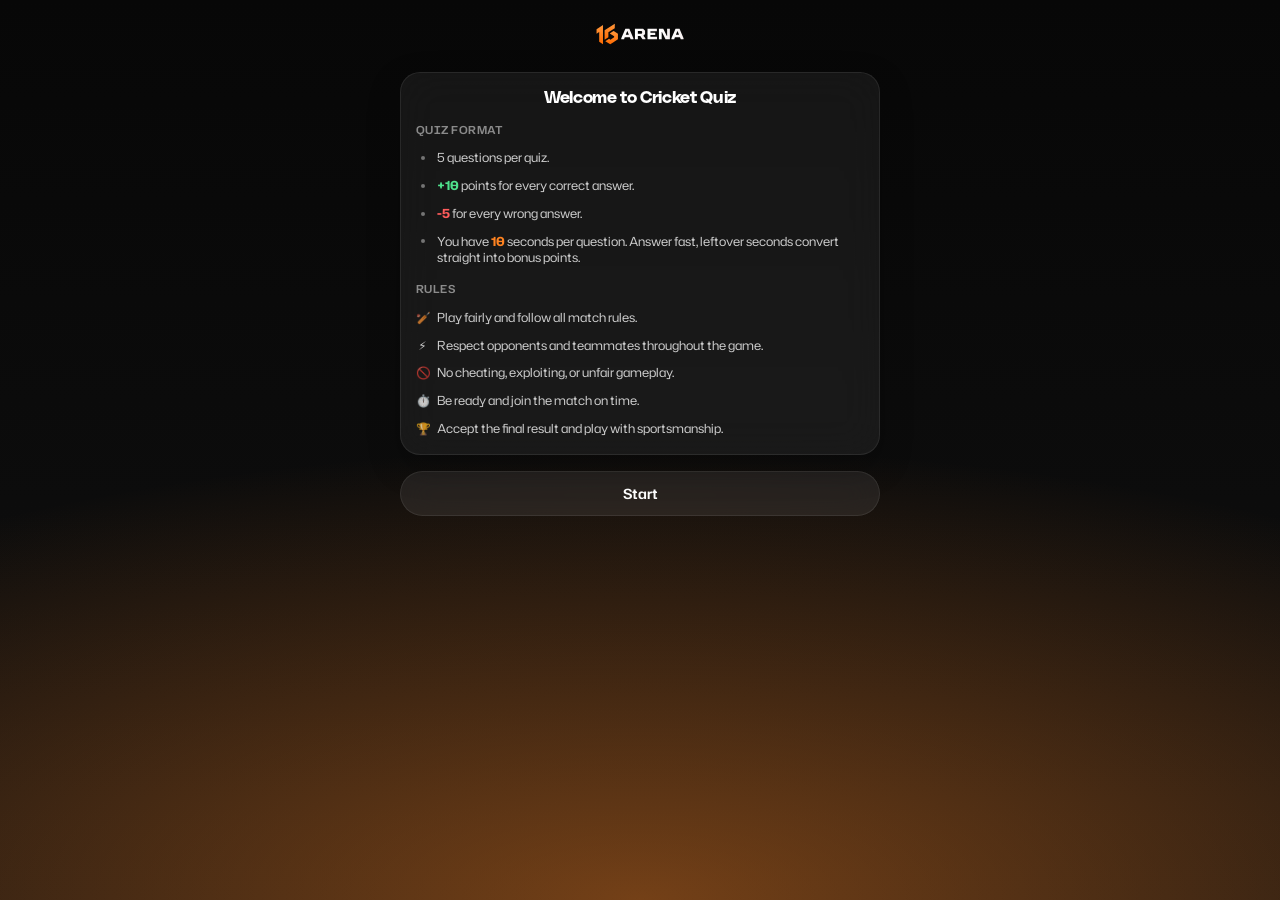
<file: index.html>
<!DOCTYPE html>
<html lang="en">
<head>
    <meta charset="UTF-8">
    <meta name="viewport" content="width=device-width, initial-scale=1.0, viewport-fit=cover">
    <meta name="theme-color" content="#070707">
    <meta http-equiv="Cache-Control" content="no-cache">
    <title>Quiz</title>
    <link rel="stylesheet" href="css/style.css?v=61">
</head>
<body class="intro-page stage-page">

    <div class="quiz-topbar">
        <img src="assets/img/logo.svg" alt="16Arena" class="brand-logo">
    </div>

    <div id="playReady" class="play-ready">
        <div class="question-stage">
            <div class="question-card intro-card ar-rise">
                <h2 id="playReadyTitle">Welcome to Quiz</h2>

                <div id="playReadyFormatBlock" class="play-ready-rules-block">
                    <span class="play-ready-heading">Quiz Format</span>
                    <ul id="playReadyScoring" class="play-ready-scoring"></ul>
                </div>

                <div id="playReadyRulesBlock" class="play-ready-rules-block">
                    <span class="play-ready-heading">Rules</span>
                    <ul id="playReadyRules" class="play-ready-rules"></ul>
                </div>
            </div>
        </div>
        <button type="button" id="playStartBtn" onclick="onPoolPlayStart()">Start</button>
    </div>

    <div id="startCountdownOverlay" class="modal-overlay countdown-overlay" aria-live="polite">
        <div class="countdown-card">
            <p id="startCountdownLabel" class="eyebrow" style="margin-bottom:10px;">Question 1 loading in</p>
            <div id="startCountdownNumber" class="countdown-number">5</div>
        </div>
    </div>

    <script src="js/audio.js"></script>
    <script src="js/questions.js"></script>
    <script src="js/intro.js"></script>

</body>
</html>
</file>
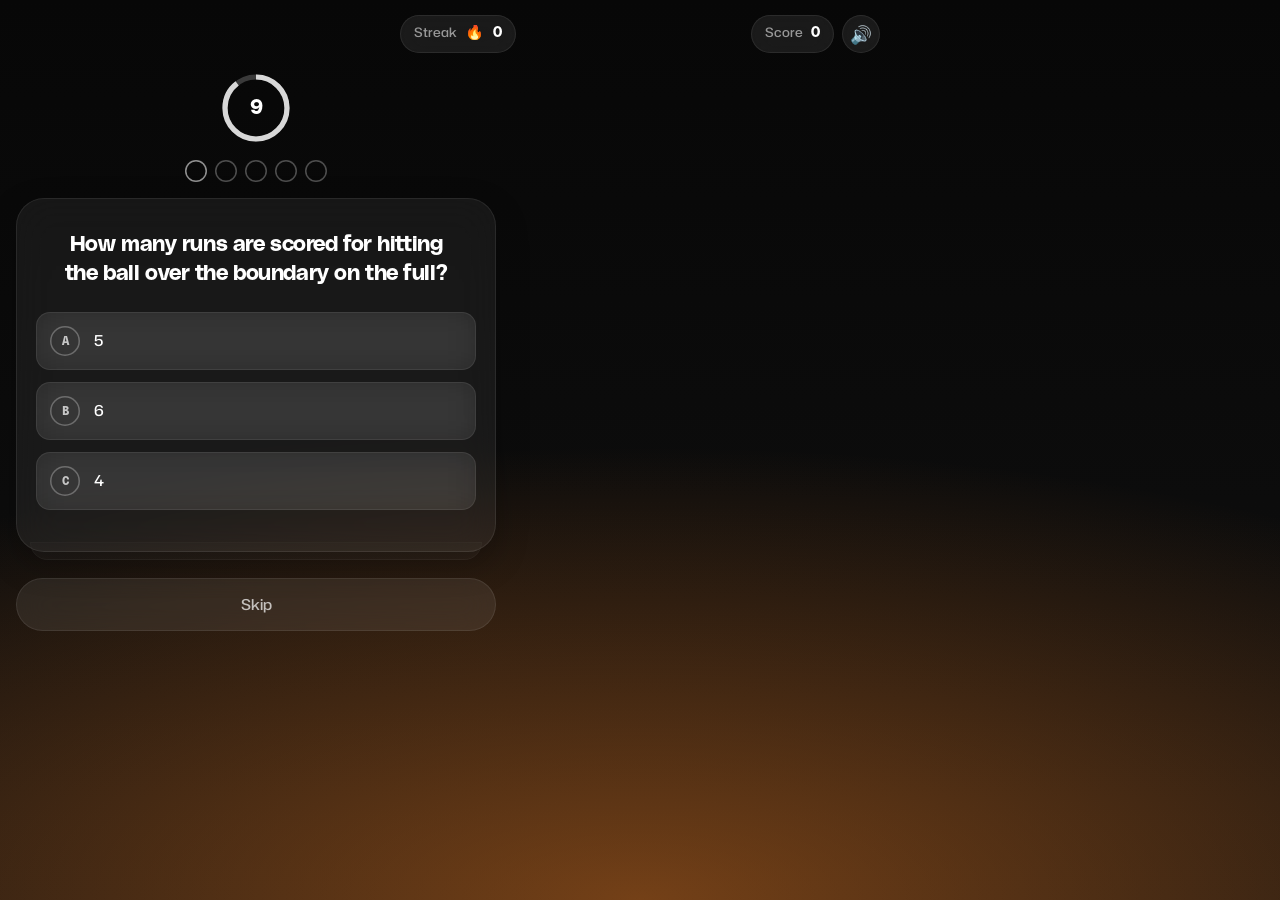
<file: quiz.html>
<!DOCTYPE html>
<html lang="en">
<head>
    <meta charset="UTF-8">
    <meta name="viewport" content="width=device-width, initial-scale=1.0, viewport-fit=cover">
    <meta name="theme-color" content="#070707">
    <meta http-equiv="Cache-Control" content="no-cache">
    <title>Quiz</title>
    <link rel="stylesheet" href="css/style.css?v=58">
</head>
<body class="quiz-page stage-page">

    <div class="quiz-topbar">
        <div class="quiz-score-chip streak-cell" id="streakCell" aria-live="polite">
            <span class="eyebrow">Streak</span>
            <span class="hud-value" id="streakValue">🔥 0</span>
        </div>

        <div class="topbar-actions">
            <div class="quiz-score-chip quiz-running-score" id="runningScore" aria-live="polite">
                <span class="eyebrow">Score</span>
                <span class="hud-value">0</span>
            </div>
            <button type="button" class="sound-toggle-btn" onclick="SoundEngine.toggleSound()" aria-label="Toggle Sound">🔊</button>
        </div>
    </div>

    <div class="quiz-timer-stack">
        <div class="timer-wrap" id="timerWrap">
            <svg class="timer-ring" viewBox="0 0 36 36" aria-hidden="true">
                <circle class="timer-ring-track" cx="18" cy="18" r="15.5" fill="none"></circle>
                <circle class="timer-ring-fill" id="timerFill" cx="18" cy="18" r="15.5" fill="none" pathLength="100"></circle>
            </svg>
            <p id="timer">&ndash;&ndash;</p>
        </div>
        <div id="progress" class="question-pips" role="img" aria-label="Question progress"></div>
    </div>

    <div class="question-stage">
        <div id="streakPopBanner" class="streak-pop-banner"></div>
        <div class="question-card" id="questionCard">
            <h3 id="question"></h3>

            <div class="option-stack">
                <button type="button" id="option1"></button>
                <button type="button" id="option2"></button>
                <button type="button" id="option3"></button>
                <button type="button" id="option4"></button>
            </div>
        </div>
    </div>

    <button type="button" id="skipBtn">Skip</button>

    <p id="status" class="quiz-status" style="display:none;"></p>

    <div id="feedbackBanner" class="quiz-feedback-banner" role="status" aria-live="polite"></div>

    <div id="nextCountdownOverlay" class="modal-overlay countdown-overlay" aria-live="polite">
        <div class="countdown-card">
            <p id="nextCountdownLabel" class="eyebrow" style="margin-bottom:10px;">Next question loading in</p>
            <div id="nextCountdownNumber" class="countdown-number">5</div>
        </div>
    </div>

    <script src="js/audio.js"></script>
    <script src="js/questions.js"></script>
    <script src="js/quiz.js"></script>

</body>
</html>
</file>
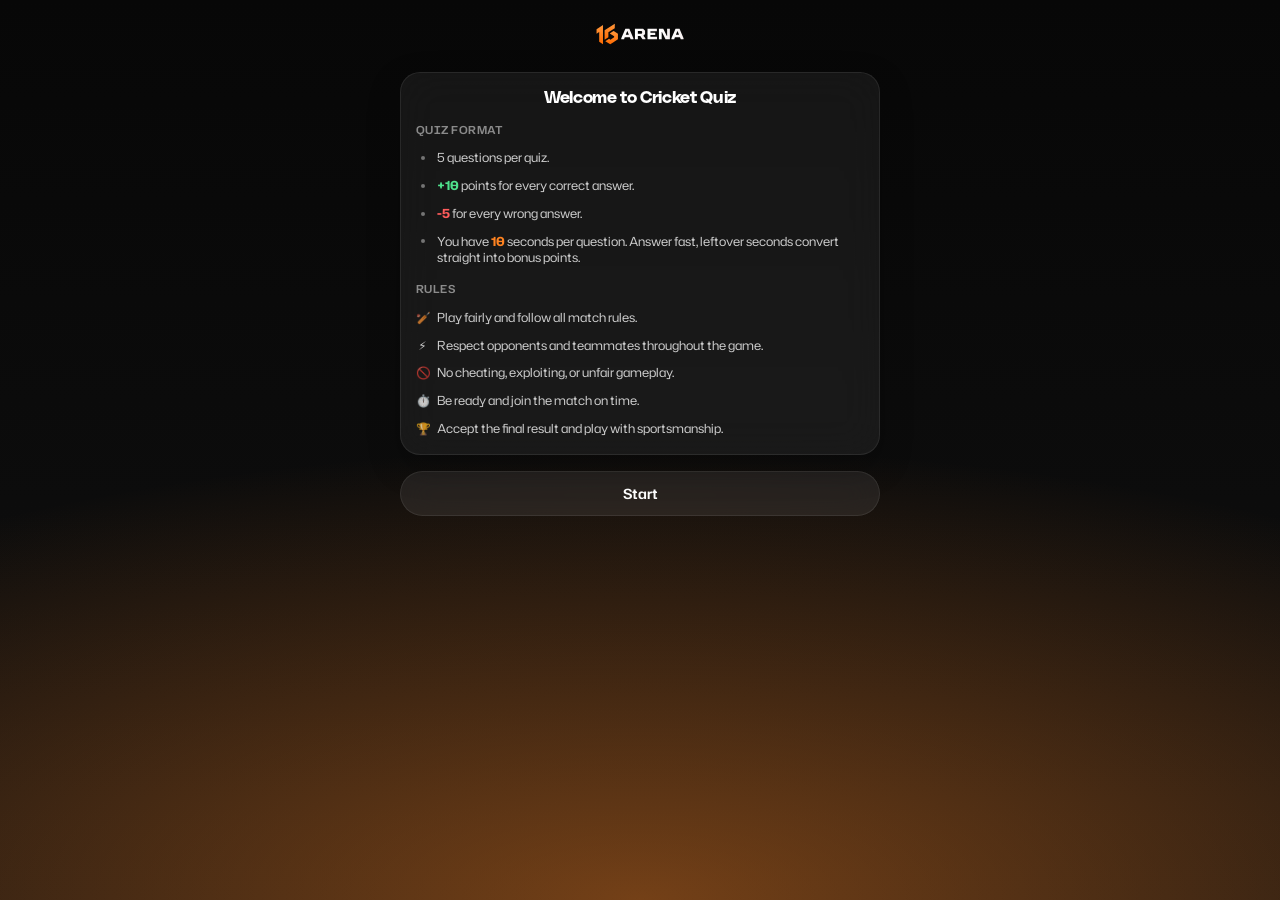
<file: result.html>
<!DOCTYPE html>
<html lang="en">
<head>
    <meta charset="UTF-8">
    <meta name="viewport" content="width=device-width, initial-scale=1.0, viewport-fit=cover">
    <meta name="theme-color" content="#070707">
    <meta http-equiv="Cache-Control" content="no-cache">
    <title>Result</title>
    <link rel="stylesheet" href="css/style.css?v=60">
</head>
<body class="result-page stage-page">

    <div class="quiz-topbar">
        <img src="assets/img/logo.svg" alt="16Arena" class="brand-logo">
    </div>

    <div class="question-stage">
        <div class="question-card result-hero ar-rise">
            <h2 id="gameOverTitle">Quiz Completed</h2>
            <span class="eyebrow" id="scoreLabel">Your Score</span>
            <h3 id="score">0</h3>
        </div>
    </div>

    <div class="stat-grid result-stats ar-rise">
        <div class="hud-cell" id="correct">
            <span class="eyebrow">Correct</span>
            <span class="hud-value">0</span>
        </div>
        <div class="hud-cell" id="wrong">
            <span class="eyebrow">Wrong</span>
            <span class="hud-value">0</span>
        </div>
        <div class="hud-cell" id="skipped">
            <span class="eyebrow">Skipped</span>
            <span class="hud-value">0</span>
        </div>
        <div class="hud-cell" id="maxStreak">
            <span class="eyebrow">Max Streak</span>
            <span class="hud-value">🔥 0</span>
        </div>
        <div class="hud-cell" id="bonus">
            <span class="eyebrow">Speed bonus</span>
            <span class="hud-value">0</span>
        </div>
        <div class="hud-cell" id="duration">
            <span class="eyebrow">Time taken</span>
            <span class="hud-value">0s</span>
        </div>
    </div>

    <button type="button" id="backBtn" onclick="goBack()">Play again</button>

    <script src="js/audio.js"></script>
    <script src="js/result.js"></script>

</body>
</html>
</file>
<file: css/style.css>
/* ============================================================
   16ARENA QUIZ — Broadcast HUD
   Tactical esports identity carried over from 16arena-shop:
   rounded surfaces, telemetry mono, flame + coin-gold on
   carbon. Single-hue: every accent is in the orange family.
   Phone-first: this runs inside a Flutter InAppWebView.
   ============================================================ */

/* ---------- 1. Type ---------- */

@font-face {
    font-family: "Hubot Sans";
    src: url("../assets/fonts/HubotSans-Variable.woff2") format("woff2-variations");
    font-weight: 200 900;
    font-stretch: 75% 125%;
    font-display: swap;
}

@font-face {
    font-family: "PolySans";
    src: url("../assets/fonts/PolySans-neutral.woff2") format("woff2");
    font-weight: 400;
    font-display: swap;
}

@font-face {
    font-family: "PolySans";
    src: url("../assets/fonts/PolySans-median.woff2") format("woff2");
    font-weight: 500 600;
    font-display: swap;
}

@font-face {
    font-family: "PolySans";
    src: url("../assets/fonts/PolySans-bulky.woff2") format("woff2");
    font-weight: 700 900;
    font-display: swap;
}

@font-face {
    font-family: "PolySans Mono";
    src: url("../assets/fonts/PolySans-neutralmono.woff2") format("woff2");
    font-weight: 400;
    font-display: swap;
}

@font-face {
    font-family: "PolySans Mono";
    src: url("../assets/fonts/PolySans-medianmono.woff2") format("woff2");
    font-weight: 500 600;
    font-display: swap;
}

@font-face {
    font-family: "PolySans Mono";
    src: url("../assets/fonts/PolySans-bulkymono.woff2") format("woff2");
    font-weight: 700 900;
    font-display: swap;
}

/* ---------- 2. Tokens ---------- */

:root {
    --void: #0c0c0c;
    --carbon: #141414;
    --carbon-2: #1a1a1a;
    --surface: #1e1e1e;
    --line: rgba(255, 255, 255, 0.08);
    --line-2: rgba(255, 255, 255, 0.14);

    --flame: #fe8321;
    --flame-lit: #ff973c;
    --flame-deep: #ff4400;
    --coin: #ffc24d;
    --coin-deep: #e08a12;
    --win: #4fe08c;
    --danger: #ff5c5c;

    --ink: #f5f5f7;
    --muted: #8c8c96;
    --faint: #56565f;

    /* Brand button gradient — identical in 16arena-shop (SlantedButton)
       and the Flutter app (ParallelogramButton). */
    --btn-top: #ff973c;
    --btn-bottom: #ff6a00;
    --btn-top-hover: #ffa04a;
    --btn-bottom-hover: #ff7510;

    --r-sm: 6.64px;   /* SlantedButton radius */
    --r: 10px;        /* shop --radius */
    --r-lg: 14px;

    --font-body: "Hubot Sans", system-ui, -apple-system, "Segoe UI", sans-serif;
    --font-display: "PolySans", "Hubot Sans", system-ui, sans-serif;
    --font-data: "PolySans Mono", ui-monospace, "SFMono-Regular", Menlo, monospace;


}

/* ---------- 3. Base ---------- */

*, *::before, *::after { box-sizing: border-box; }

html {
    scrollbar-width: none;
    -webkit-text-size-adjust: 100%;
    background: #0c0c0c;
}

html::-webkit-scrollbar { display: none; }

body {
    margin: 0;
    min-height: 100dvh;
    padding:
        max(18px, env(safe-area-inset-top))
        max(16px, env(safe-area-inset-right))
        max(20px, env(safe-area-inset-bottom))
        max(16px, env(safe-area-inset-left));
    font-family: var(--font-body);
    font-size: 15px;
    line-height: 1.5;
    color: var(--ink);
    background: var(--void);
    overflow-x: clip;
    -webkit-font-smoothing: antialiased;
}

/* Plain ground with a single soft flame wash at the top — no grid, no
   second hue. Everything accent in this theme is orange. */
body::before {
    content: "";
    position: fixed;
    inset: 0;
    z-index: -1;
    pointer-events: none;
    background-image:
        radial-gradient(120% 60% at 50% -14%, rgba(254, 131, 33, 0.13), transparent 68%);
}

/* Every page is a single centred column — phone-native, fine on desktop. */
body > * { max-width: 480px; margin-left: auto; margin-right: auto; }

h1, h2, h3, h4 {
    font-family: var(--font-display);
    font-weight: 700;
    letter-spacing: -0.02em;
    line-height: 1.12;
    margin: 0;
}

h2 { font-size: 1.6rem; }
h3 { font-size: 1.25rem; }

p { margin: 0; }

a { color: var(--flame-lit); }

::selection { background: rgba(254, 131, 33, 0.32); }

:where(a, button, input, [role="button"], [tabindex]):focus-visible {
    outline: 2px solid var(--coin);
    outline-offset: 2px;
}

/* ---------- 4. Primitives ---------- */

.eyebrow {
    font-family: var(--font-data);
    font-size: 10px;
    font-weight: 600;
    letter-spacing: 0.2em;
    text-transform: uppercase;
    color: var(--muted);
}

.data {
    font-family: var(--font-data);
    font-variant-numeric: tabular-nums;
    letter-spacing: 0.01em;
}

.muted { color: var(--muted); }
.faint { color: var(--faint); }

.row {
    display: flex;
    align-items: center;
    gap: 12px;
}

/* inset box-shadow draws the hairline without adding to the box size. */
.panel {
    position: relative;
    background: var(--carbon);
    border-radius: var(--r-lg);
    box-shadow: inset 0 0 0 1px var(--line-2);
    padding: 16px;
}

.panel-flat {
    background: var(--carbon-2);
    border-radius: var(--r);
    box-shadow: inset 0 0 0 1px var(--line);
}

/* ---------- 5. Buttons ---------- */

button {
    font-family: var(--font-body);
    font-size: 15px;
    font-weight: 700;
    color: var(--ink);
    background: var(--surface);
    border: 0;
    padding: 14px 20px;
    width: 100%;
    cursor: pointer;
    border-radius: var(--r);
    box-shadow: inset 0 0 0 1px var(--line-2);
    transition: transform 0.15s ease, background 0.15s ease, box-shadow 0.18s ease;
    -webkit-tap-highlight-color: transparent;
    touch-action: manipulation;
}

button:active:not(:disabled) { transform: scale(0.98); }

button:disabled {
    opacity: 0.5;
    cursor: not-allowed;
}

/* Primary CTA — the shop's SlantedButton: 8.6deg skew, 6.64px radius,
   #FF973C -> #FF6A00 top-to-bottom, white extrabold, 0 4px 6px shadow. */
button.primary,
#playStartBtn,
#modalOkBtn,
#backBtn {
    position: relative;
    isolation: isolate;
    color: #fff;
    font-weight: 800;
    font-size: 15px;
    letter-spacing: 0.02em;
    padding: 15px 24px;
    background: transparent;
    border-radius: 0;
    box-shadow: none;
}

/* The reference skews the whole button and counter-skews the label to keep
   it upright. Skewing a background layer instead lands the same shape while
   leaving JS-written labels alone — several of these get their text from
   innerText, so there is no span to counter-skew. The 4px side inset offsets
   the skew overhang so the shape still reads flush with the column. */
button.primary::before,
#playStartBtn::before,
#modalOkBtn::before,
#backBtn::before {
    content: "";
    position: absolute;
    inset: 0 4px;
    z-index: -1;
    transform: skewX(-8.6deg);
    border-radius: var(--r-sm);
    background: linear-gradient(180deg, var(--btn-top) 0%, var(--btn-bottom) 100%);
    box-shadow: 0 4px 6px rgba(0, 0, 0, 0.2);
    transition: background 0.15s ease;
}

button.primary:hover:not(:disabled)::before,
#playStartBtn:hover:not(:disabled)::before,
#modalOkBtn:hover:not(:disabled)::before,
#backBtn:hover:not(:disabled)::before {
    background: linear-gradient(180deg, var(--btn-top-hover) 0%, var(--btn-bottom-hover) 100%);
}

button.secondary {
    background: transparent;
    color: var(--muted);
    box-shadow: inset 0 0 0 1px var(--line-2);
    font-weight: 700;
}

button.secondary:hover:not(:disabled) {
    color: var(--ink);
    box-shadow: inset 0 0 0 1px var(--flame);
}

button.danger {
    background: rgba(255, 92, 92, 0.12);
    color: var(--danger);
    box-shadow: inset 0 0 0 1px rgba(255, 92, 92, 0.4);
}

/* Compact icon/exit button — square, sits in the HUD bar. */
button.icon-btn {
    width: 38px;
    height: 38px;
    flex: 0 0 auto;
    padding: 0;
    font-size: 17px;
    line-height: 1;
    color: var(--muted);
    background: var(--carbon-2);
    display: grid;
    place-items: center;
    border-radius: var(--r);
}

button.icon-btn:hover:not(:disabled) {
    color: var(--danger);
    box-shadow: inset 0 0 0 1px rgba(255, 92, 92, 0.45);
}

/* ---------- 6. Brand marks ---------- */

.brand {
    display: flex;
    align-items: center;
    gap: 10px;
    margin-bottom: 22px;
}

.brand-logo {
    height: 40px;
    width: auto;
    flex: 0 0 auto;
}

.brand-tag {
    font-family: var(--font-data);
    font-size: 10px;
    font-weight: 700;
    letter-spacing: 0.22em;
    text-transform: uppercase;
    color: var(--flame);
    padding: 4px 9px;
    background: rgba(254, 131, 33, 0.1);
    box-shadow: inset 0 0 0 1px rgba(254, 131, 33, 0.32);
    border-radius: var(--r);
}

/* "LIVE" pip. */
.live-pip {
    display: inline-flex;
    align-items: center;
    gap: 6px;
}

.live-pip::before {
    content: "";
    width: 7px;
    height: 7px;
    border-radius: 50%;
    background: var(--flame);
    box-shadow: 0 0 10px rgba(254, 131, 33, 0.9);
    animation: ar-pulse 2.4s ease-in-out infinite;
}

@keyframes ar-pulse {
    0%, 100% { opacity: 0.4; }
    50%      { opacity: 1; }
}

/* ---------- 7. Quiz HUD ---------- */

.quiz-topbar {
    display: flex;
    align-items: center;
    justify-content: space-between;
    position: relative;
    min-height: 44px;
    margin-bottom: 16px;
    gap: 10px;
}

.quiz-score-chip {
    display: flex;
    align-items: center;
    gap: 7px;
    background: var(--carbon);
    border-radius: var(--r);
    box-shadow: inset 0 0 0 1px var(--line-2);
    padding: 7px 12px;
    font-size: 13px;
    min-height: 38px;
}

.quiz-score-chip .eyebrow {
    margin-bottom: 0;
    font-size: 10px;
    color: var(--muted);
    text-transform: uppercase;
    letter-spacing: 0.08em;
}

.quiz-score-chip .hud-value {
    font-family: var(--font-data);
    font-size: 14px;
    font-weight: 700;
    line-height: 1;
}

/* Telemetry strip: question counter left, live score right. */
.hud-strip {
    display: flex;
    align-items: stretch;
    gap: 10px;
    margin-bottom: 12px;
}

.hud-cell {
    flex: 1;
    background: var(--carbon);
    border-radius: var(--r);
    box-shadow: inset 0 0 0 1px var(--line);
    padding: 9px 13px;
    min-width: 0;
}

.hud-strip .hud-cell {
    text-align: center;
}

.hud-cell .eyebrow { display: block; margin-bottom: 3px; }

.hud-value {
    display: block;
    font-family: var(--font-data);
    font-variant-numeric: tabular-nums;
    font-size: 1.05rem;
    font-weight: 700;
    color: var(--ink);
    line-height: 1.2;
    overflow: hidden;
    text-overflow: ellipsis;
    white-space: nowrap;
}

.span-2 { grid-column: 1 / -1; }

/* Wide tiles carry prose, so they are allowed to wrap. */
.hud-cell.span-2 .hud-value {
    white-space: normal;
    font-size: 0.88rem;
    line-height: 1.35;
}

.quiz-running-score .hud-value { color: var(--coin); }
.quiz-running-score.score-pop .hud-value { animation: score-pop 0.45s cubic-bezier(0.2, 0.7, 0.2, 1); }

@keyframes score-pop {
    0%   { transform: scale(1.25); color: var(--win); }
    100% { transform: scale(1); }
}

/* Timer: circular remaining-time ring. */
.timer-wrap {
    position: relative;
    width: 54px;
    height: 54px;
    margin: 0 auto 16px;
    flex: 0 0 auto;
}

.timer-ring {
    display: block;
    width: 54px;
    height: 54px;
    transform: rotate(-90deg);
}

.timer-ring-track,
.timer-ring-fill {
    stroke-width: 3.6;
}

.timer-ring-track {
    stroke: #3a3a3a;
}

.timer-ring-fill {
    stroke: #e6e6e6;
    stroke-dasharray: 100;
    stroke-dashoffset: 0;
    transition: stroke-dashoffset 0.98s linear, stroke 0.4s ease;
}

.timer-head { display: none; }

#timer {
    position: absolute;
    inset: 0;
    display: grid;
    place-items: center;
    margin: 0;
    font-family: var(--font-data);
    font-variant-numeric: tabular-nums;
    font-size: 1.05rem;
    font-weight: 700;
    line-height: 1;
    color: var(--ink);
}

.timer-track,
.timer-fill { display: none; }

.timer-wrap.critical .timer-ring-fill {
    stroke: #e10600;
}

.timer-wrap.critical #timer { color: #e10600; }

/* Question-count progress under the topbar. */
.progress-track {
    height: 3px;
    background: var(--carbon-2);
    margin-bottom: 14px;
    overflow: hidden;
}

.progress-fill {
    height: 100%;
    width: 0;
    background: linear-gradient(90deg, var(--flame), var(--coin));
    transition: width 0.5s cubic-bezier(0.2, 0.7, 0.2, 1);
}

/* ---------- 8. Question ---------- */

.quiz-media {
    margin: 0 0 14px;
    max-width: 100%;
}

.quiz-media-image,
.quiz-media-video {
    display: block;
    width: 100%;
    max-height: 220px;
    object-fit: contain;
    background: var(--void);
    border-radius: var(--r);
    box-shadow: inset 0 0 0 1px var(--line-2);
}

.quiz-media-audio { display: block; width: 100%; }

.quiz-media-audio::-webkit-media-controls-overflow-button,
.quiz-media-video::-webkit-media-controls-overflow-button { display: none !important; }

#question {
    font-family: var(--font-display);
    font-size: 1.32rem;
    font-weight: 700;
    line-height: 1.28;
    letter-spacing: -0.015em;
    margin: 0 0 18px;
    text-wrap: balance;
}

/* Option rows. The A/B/C badge is drawn with ::before so quiz.js can keep
   writing the label with innerText without clobbering it. */
#option1, #option2, #option3, #option4 {
    position: relative;
    display: flex;
    align-items: center;
    text-align: left;
    justify-content: flex-start;
    gap: 14px;
    padding: 15px 16px 15px 15px;
    margin-bottom: 10px;
    font-weight: 600;
    font-size: 15px;
    background: var(--carbon);
    line-height: 1.35;
    border-radius: var(--r);
    max-height: 120px;
    opacity: 1;
    overflow: hidden;
    transition: transform 0.35s ease, opacity 0.35s ease, max-height 0.4s cubic-bezier(0.2, 0.8, 0.2, 1), padding 0.35s ease, margin 0.35s ease, background 0.18s ease, box-shadow 0.18s ease;
}

#option1::before, #option2::before, #option3::before, #option4::before {
    flex: 0 0 auto;
    display: grid;
    place-items: center;
    width: 30px;
    height: 30px;
    border-radius: 50%;
    font-family: var(--font-data);
    font-size: 12px;
    font-weight: 700;
    color: var(--flame);
    background: rgba(254, 131, 33, 0.12);
    box-shadow: inset 0 0 0 1px rgba(254, 131, 33, 0.34);
    transition: all 0.18s ease;
}

#option1::before { content: "A"; }
#option2::before { content: "B"; }
#option3::before { content: "C"; }
#option4::before { content: "D"; }

/* Image option thumbnail */
button.has-image-option {
    padding: 10px 14px;
}

.opt-img-thumb {
    width: 44px;
    height: 44px;
    object-fit: cover;
    border-radius: 8px;
    box-shadow: inset 0 0 0 1px var(--line-2), 0 2px 8px rgba(0, 0, 0, 0.4);
    background: var(--void);
    flex: 0 0 auto;
}

/* 2x2 Image-Only Grid Layout for Image Questions */
.option-stack.is-image-grid,
body.quiz-page .option-stack.is-image-grid {
    display: grid !important;
    grid-template-columns: 1fr 1fr !important;
    gap: 12px !important;
}

.option-stack.is-image-grid button.has-image-option,
body.quiz-page button.has-image-option {
    position: relative !important;
    display: flex !important;
    align-items: center !important;
    justify-content: center !important;
    padding: 0 !important;
    aspect-ratio: 1 / 1 !important;
    height: auto !important;
    width: 100% !important;
    max-height: none !important;
    min-height: 0 !important;
    border-radius: 14px !important;
    overflow: hidden !important;
    background: rgba(255, 255, 255, 0.06) !important;
    box-shadow: inset 0 0 0 1px rgba(255, 255, 255, 0.12) !important;
}

.option-stack.is-image-grid button.has-image-option::before,
body.quiz-page button.has-image-option::before,
body.quiz-page button.has-image-option.option-correct::before,
body.quiz-page button.has-image-option.option-wrong::before {
    display: none !important;
    content: none !important;
}

body.quiz-page button.has-image-option.option-correct {
    background: rgba(79, 224, 140, 0.22) !important;
    box-shadow: inset 0 0 0 2px var(--win), 0 0 28px rgba(79, 224, 140, 0.45) !important;
}

body.quiz-page button.has-image-option.option-wrong {
    background: rgba(255, 92, 92, 0.22) !important;
    box-shadow: inset 0 0 0 2px var(--danger), 0 0 28px rgba(255, 92, 92, 0.45) !important;
}

.option-stack.is-image-grid .opt-img-full,
body.quiz-page .option-stack.is-image-grid .opt-img-full {
    width: 100% !important;
    height: 100% !important;
    object-fit: cover !important;
    border-radius: 14px !important;
    pointer-events: none !important;
    transition: transform 0.25s ease !important;
}

.option-stack.is-image-grid button.has-image-option:hover:not(:disabled) .opt-img-full {
    transform: scale(1.06);
}

/* Hover is gated so a leftover pointer/focus on the previous answer
   does not paint the same slot orange on the next question. */
#option1.option-idle:hover,
#option2.option-idle:hover,
#option3.option-idle:hover,
#option4.option-idle:hover {
    background: var(--carbon);
    box-shadow: inset 0 0 0 1px var(--line-2);
}

@media (hover: hover) and (pointer: fine) {
    #option1:hover:not(:disabled):not(.option-idle),
    #option2:hover:not(:disabled):not(.option-idle),
    #option3:hover:not(:disabled):not(.option-idle),
    #option4:hover:not(:disabled):not(.option-idle) {
        background: var(--carbon-2);
        box-shadow: inset 0 0 0 1px var(--flame);
    }
}

#option1:disabled, #option2:disabled, #option3:disabled, #option4:disabled { opacity: 0.55; }

button.option-correct,
button.option-wrong { opacity: 1 !important; }

button.option-hidden {
    opacity: 0 !important;
    visibility: hidden !important;
    max-height: 0 !important;
    padding-top: 0 !important;
    padding-bottom: 0 !important;
    margin-top: 0 !important;
    margin-bottom: 0 !important;
    border-width: 0 !important;
    transform: scale(0.92) translateY(-6px);
    pointer-events: none;
}

/* Answer states — the badge recolours with the row so the pair reads as one. */
button.option-correct {
    background: rgba(79, 224, 140, 0.14) !important;
    box-shadow: inset 0 0 0 1px var(--win) !important;
    color: var(--ink);
}

/* Must carry ID specificity to outrank the #optionN::before letter badge. */
#option1.option-correct::before,
#option2.option-correct::before,
#option3.option-correct::before,
#option4.option-correct::before {
    content: "✓";
    color: #06301a;
    background: var(--win);
    box-shadow: inset 0 0 0 1px var(--win);
}

button.option-wrong {
    background: rgba(255, 92, 92, 0.13) !important;
    box-shadow: inset 0 0 0 1px var(--danger) !important;
}

#option1.option-wrong::before,
#option2.option-wrong::before,
#option3.option-wrong::before,
#option4.option-wrong::before {
    content: "✕";
    color: #3a0606;
    background: var(--danger);
    box-shadow: inset 0 0 0 1px var(--danger);
}

#skipBtn {
    margin-top: 4px;
    background: transparent;
    color: var(--muted);
    font-size: 13px;
    font-weight: 600;
    letter-spacing: 0.14em;
    text-transform: uppercase;
    box-shadow: inset 0 0 0 1px var(--line-2);
    padding: 12px;
}

#skipBtn:hover:not(:disabled) {
    color: var(--ink);
    box-shadow: inset 0 0 0 1px rgba(255, 255, 255, 0.28);
}

/* ---------- 9. Status / feedback ---------- */

.quiz-status {
    margin: 14px 0 0;
    padding: 11px 14px;
    font-size: 13.5px;
    font-weight: 600;
    color: var(--coin);
    background: rgba(255, 194, 77, 0.09);
    box-shadow: inset 0 0 0 1px rgba(255, 194, 77, 0.28);
    border-radius: var(--r);
}

.quiz-violation {
    margin: 0 0 14px;
    padding: 11px 14px;
    font-size: 13px;
    font-weight: 650;
    color: var(--danger);
    background: rgba(255, 92, 92, 0.1);
    box-shadow: inset 0 0 0 1px rgba(255, 92, 92, 0.32);
    border-radius: var(--r);
}

.quiz-feedback-banner {
    position: fixed;
    left: 0;
    right: 0;
    bottom: 0;
    z-index: 1100;
    padding: 17px 20px calc(17px + env(safe-area-inset-bottom, 0px));
    text-align: center;
    font-family: var(--font-display);
    font-size: 1.05rem;
    font-weight: 700;
    letter-spacing: -0.01em;
    color: #0b0b0b;
    transform: translateY(110%);
    transition: transform 0.32s cubic-bezier(0.2, 0.7, 0.2, 1);
    pointer-events: none;
}

.quiz-feedback-banner.show { transform: translateY(0); }

.quiz-feedback-banner.correct {
    background: linear-gradient(135deg, var(--win), #23b56b);
    box-shadow: 0 -10px 34px rgba(79, 224, 140, 0.3);
}

.quiz-feedback-banner.incorrect {
    background: linear-gradient(135deg, var(--danger), #d13434);
    color: #fff;
    box-shadow: 0 -10px 34px rgba(255, 92, 92, 0.3);
}

.quiz-feedback-banner.neutral {
    background: linear-gradient(135deg, var(--surface), var(--carbon-2));
    color: var(--ink);
    box-shadow: inset 0 1px 0 var(--line-2), 0 -10px 30px rgba(0, 0, 0, 0.5);
}

/* ---------- 10. Overlays ---------- */

/* Fixed layers must escape the centred 480px column. */
.modal-overlay,
.quiz-feedback-banner { max-width: none; }

.modal-overlay {
    position: fixed;
    inset: 0;
    z-index: 1200;
    display: none;
    align-items: center;
    justify-content: center;
    padding: 24px;
    background: rgba(6, 6, 6, 0.82);
    backdrop-filter: blur(7px);
    -webkit-backdrop-filter: blur(7px);
}

.modal-card {
    width: 100%;
    max-width: 380px;
    background: var(--carbon);
    border-radius: var(--r-lg);
    box-shadow: inset 0 0 0 1px var(--line-2), 0 30px 70px rgba(0, 0, 0, 0.7);
    padding: 26px 22px;
}

.countdown-overlay { background: rgba(6, 6, 6, 0.93); }

.countdown-card {
    text-align: center;
    padding: 30px 34px;
}

#nextCountdownLabel,
#startCountdownLabel {
    font-size: 15px;
    letter-spacing: 0.1em;
}

.countdown-number {
    font-family: var(--font-display);
    font-size: 5.4rem;
    font-weight: 900;
    line-height: 1;
    letter-spacing: -0.05em;
    background: linear-gradient(160deg, var(--coin), var(--flame) 55%, var(--flame-deep));
    -webkit-background-clip: text;
    background-clip: text;
    color: transparent;
}

.countdown-number.countdown-pop { animation: countdown-pop 0.42s cubic-bezier(0.2, 0.7, 0.2, 1); }

@keyframes countdown-pop {
    0%   { transform: scale(1.5); opacity: 0.15; }
    100% { transform: scale(1); opacity: 1; }
}

/* ---------- 11. Lists (categories / lobby) ---------- */

.quiz-card {
    display: block;
    width: 100%;
    text-align: left;
    padding: 16px;
    margin-bottom: 11px;
    background: var(--carbon);
    border-radius: var(--r-lg);
    box-shadow: inset 0 0 0 1px var(--line);
}

.quiz-card:hover:not(:disabled) {
    background: var(--carbon-2);
    box-shadow: inset 0 0 0 1px var(--flame);
}

.quiz-card-title {
    font-family: var(--font-display);
    font-size: 1.05rem;
    font-weight: 700;
    margin-bottom: 7px;
}

.chip-row {
    display: flex;
    flex-wrap: wrap;
    gap: 7px;
    margin-top: 4px;
}

.chip {
    font-family: var(--font-data);
    font-size: 10.5px;
    font-weight: 600;
    letter-spacing: 0.06em;
    text-transform: uppercase;
    color: var(--muted);
    padding: 4px 9px;
    background: var(--carbon-2);
    box-shadow: inset 0 0 0 1px var(--line);
    border-radius: var(--r);
}

.chip.hot { color: var(--coin); box-shadow: inset 0 0 0 1px rgba(255, 194, 77, 0.3); }

/* ---------- 12. Result ---------- */

.result-hero {
    text-align: center;
    padding: 26px 20px 24px;
    margin-bottom: 16px;
    background:
        radial-gradient(120% 80% at 50% 0%, rgba(254, 131, 33, 0.2), transparent 68%),
        var(--carbon);
    border-radius: var(--r-lg);
    box-shadow: inset 0 0 0 1px var(--line-2);
}

.result-hero #gameOverTitle {
    font-size: 1.45rem;
    font-weight: 800;
    margin: 0 0 14px;
}

.result-hero .eyebrow {
    display: block;
    font-size: 13px;
    letter-spacing: 0.12em;
}

#score {
    font-family: var(--font-display);
    font-size: 3.3rem;
    font-weight: 900;
    line-height: 1;
    letter-spacing: -0.045em;
    margin: 8px 0 0;
    background: linear-gradient(160deg, var(--coin), var(--flame) 60%, var(--flame-deep));
    -webkit-background-clip: text;
    background-clip: text;
    color: transparent;
}

.stat-grid {
    display: grid;
    grid-template-columns: repeat(2, 1fr);
    gap: 10px;
    margin-bottom: 16px;
}

.result-stats {
    grid-template-columns: 1fr;
}

.result-stats .hud-cell {
    display: flex;
    align-items: center;
    justify-content: space-between;
    gap: 12px;
    padding: 12px 14px;
}

.result-stats .hud-cell .eyebrow {
    margin-bottom: 0;
    font-size: 13px;
    letter-spacing: 0.12em;
}

#correct .hud-value {
    color: var(--win);
}

#wrong .hud-value {
    color: var(--danger);
}

.game-over-status {
    text-align: center;
    font-family: var(--font-data);
    font-size: 11.5px;
    font-weight: 600;
    letter-spacing: 0.16em;
    text-transform: uppercase;
    color: var(--muted);
    margin: 0 0 14px;
}

.game-over-status.complete { color: var(--coin); }

/* ---------- 13. Forms ---------- */

label {
    display: block;
    font-family: var(--font-data);
    font-size: 10px;
    font-weight: 600;
    letter-spacing: 0.18em;
    text-transform: uppercase;
    color: var(--muted);
    margin-bottom: 6px;
}

input[type="text"], input[type="email"], input[type="password"] {
    width: 100%;
    font-family: var(--font-body);
    font-size: 15px;
    color: var(--ink);
    background: var(--void);
    border: 0;
    box-shadow: inset 0 0 0 1px var(--line-2);
    border-radius: var(--r);
    padding: 13px 14px;
    margin-bottom: 14px;
}

input::placeholder { color: var(--faint); }

input:focus {
    outline: none;
    box-shadow: inset 0 0 0 1px var(--flame);
}

/* ---------- 14. Boot / loading ---------- */

.boot {
    text-align: center;
    padding: 46px 20px;
}

.boot-spinner {
    width: 34px;
    height: 34px;
    margin: 0 auto 16px;
    border: 2px solid var(--line-2);
    border-top-color: var(--flame);
    border-radius: 50%;
    animation: boot-spin 0.8s linear infinite;
}

@keyframes boot-spin { to { transform: rotate(360deg); } }

.play-ready { text-align: center; }

.play-ready-rules-block {
    margin: 0 0 16px;
    text-align: left;
}

.play-ready-heading {
    display: block;
    font-family: var(--font-display);
    font-size: 0.92rem;
    font-weight: 700;
    letter-spacing: -0.01em;
    color: var(--ink);
}

.play-ready-rules {
    list-style: none;
    margin: 8px 0 0;
    padding: 0;
}

.play-ready-rules li {
    display: flex;
    align-items: flex-start;
    gap: 10px;
    margin: 0 0 8px;
    font-size: 13.5px;
    line-height: 1.5;
    color: var(--muted);
}

.play-ready-rules li:last-child { margin-bottom: 0; }

.play-ready-rules .rule-icon {
    flex: 0 0 1.35em;
    width: 1.35em;
    text-align: center;
    line-height: 1.5;
    font-size: 1.05em;
}

.play-ready-scoring {
    list-style: none;
    margin: 8px 0 0;
    padding: 0;
    color: var(--muted);
}

.play-ready-scoring li {
    display: flex;
    align-items: flex-start;
    gap: 10px;
    margin: 0 0 8px;
    font-size: 13.5px;
    line-height: 1.5;
}

.play-ready-scoring li:last-child { margin-bottom: 0; }

.play-ready-scoring .format-bullet {
    flex: 0 0 1.35em;
    width: 1.35em;
    height: 1.5em;
    display: grid;
    place-items: center;
}

.play-ready-scoring .format-bullet::before {
    content: "";
    width: 5px;
    height: 5px;
    border-radius: 50%;
    background: var(--muted);
}

.play-ready-scoring .format-plus {
    color: var(--win);
    font-weight: 700;
}

.play-ready-scoring .format-minus {
    color: var(--danger);
    font-weight: 700;
}

.play-ready-scoring .format-timer {
    color: var(--flame);
    font-weight: 700;
}

#playReadyRulesBlock {
    margin-bottom: 22px;
}

/* ---------- 15. Entrance motion ---------- */

.ar-rise {
    opacity: 0;
    animation: ar-rise 0.6s cubic-bezier(0.2, 0.7, 0.2, 1) forwards;
}

.ar-rise:nth-child(2) { animation-delay: 0.05s; }
.ar-rise:nth-child(3) { animation-delay: 0.1s; }
.ar-rise:nth-child(4) { animation-delay: 0.15s; }

@keyframes ar-rise {
    from { opacity: 0; transform: translateY(14px); }
    to   { opacity: 1; transform: none; }
}

@media (prefers-reduced-motion: reduce) {
    *, *::before, *::after {
        animation-duration: 0.001ms !important;
        animation-iteration-count: 1 !important;
        transition-duration: 0.001ms !important;
    }
    .ar-rise { opacity: 1 !important; }
}

/* ---------- 16. Quiz play screen ---------- */

html:has(body.stage-page) {
    background: #070707;
}

body.stage-page {
    background:
        radial-gradient(130% 70% at 50% 100%, rgba(254, 131, 33, 0.42), transparent 72%),
        linear-gradient(180deg, #070707 0%, #101010 100%);
    color: #fff;
    padding-top: max(12px, env(safe-area-inset-top));
}

body.stage-page::before { display: none; }

.quiz-nav {
    display: flex;
    align-items: center;
    justify-content: flex-end;
    margin-bottom: 10px;
}

.quiz-score-chip {
    display: flex;
    align-items: baseline;
    gap: 8px;
    flex: 0 0 auto;
    padding: 8px 14px;
    background: rgba(255, 255, 255, 0.08);
    box-shadow: inset 0 0 0 1px rgba(255, 255, 255, 0.08);
    border-radius: 999px;
    backdrop-filter: blur(16px);
    -webkit-backdrop-filter: blur(16px);
}

.quiz-score-chip .eyebrow {
    color: rgba(255, 255, 255, 0.55);
    margin: 0;
    font-family: var(--font-body);
    font-size: 13px;
    font-weight: 500;
    letter-spacing: 0;
    text-transform: none;
}

.quiz-score-chip .hud-value {
    color: #fff;
    font-size: 0.95rem;
}

body.quiz-page .quiz-running-score .hud-value {
    color: #fff;
    font-size: 0.95rem;
    line-height: 1;
}

body.quiz-page .quiz-score-chip.score-pop {
    animation: none;
}

body.quiz-page .quiz-running-score.score-pop .hud-value {
    animation: score-value-ease 0.7s ease-in-out;
}

@keyframes score-value-ease {
    0%   { font-size: 0.95rem; }
    45%  { font-size: 1.45rem; }
    100% { font-size: 0.95rem; }
}

body.quiz-page .quiz-timer-stack {
    position: static;
    left: auto;
    top: auto;
    transform: none;
    display: flex;
    flex-direction: column;
    align-items: center;
    gap: 16px;
    margin: 0 0 16px;
}

body.quiz-page .timer-wrap {
    position: relative;
    left: auto;
    top: auto;
    width: 72px;
    height: 72px;
    margin: 0;
    transform: none;
}

body.quiz-page .timer-ring {
    width: 72px;
    height: 72px;
}

body.quiz-page .timer-ring-track {
    stroke: #3a3a3a;
    stroke-width: 2.6;
}

body.quiz-page .timer-ring-fill {
    stroke: #d8d8d8;
    stroke-width: 2.6;
}

body.quiz-page #timer {
    color: #fff;
    font-size: 1.35rem;
    font-weight: 700;
}

body.quiz-page .timer-wrap.critical #timer { color: #e10600; }

body.quiz-page .timer-wrap.critical .timer-ring-fill {
    stroke: #e10600;
}

.question-pips {
    display: flex;
    align-items: center;
    justify-content: center;
    gap: 8px;
    width: auto;
}

.question-pips span {
    flex: 0 0 auto;
    display: grid;
    place-items: center;
    width: 22px;
    height: 22px;
    border-radius: 50%;
    background: transparent;
    box-shadow: inset 0 0 0 1.5px rgba(255, 255, 255, 0.28);
    font-family: var(--font-data);
    font-size: 11px;
    font-weight: 700;
    line-height: 1;
    color: transparent;
}

.question-pips span.is-current {
    box-shadow: inset 0 0 0 1.5px rgba(255, 255, 255, 0.55);
}

.question-pips span.is-correct {
    background: var(--win);
    box-shadow: 0 0 10px rgba(79, 224, 140, 0.35);
    color: #fff;
}

.question-pips span.is-wrong {
    background: var(--danger);
    box-shadow: 0 0 10px rgba(255, 92, 92, 0.35);
    color: #fff;
}

.question-stage {
    position: relative;
    z-index: 1;
    margin: 0 0 24px;
    padding-bottom: 8px;
    perspective: 1000px;
}

.question-stage::after {
    content: "";
    position: absolute;
    left: 14px;
    right: 14px;
    bottom: 0;
    height: 18px;
    background: rgba(255, 255, 255, 0.04);
    box-shadow: inset 0 0 0 1px rgba(255, 255, 255, 0.05);
    border-radius: 0 0 24px 24px;
    z-index: 0;
}

.question-card {
    position: relative;
    z-index: 1;
    background: rgba(255, 255, 255, 0.06);
    border-radius: 28px;
    padding: 24px 20px 20px;
    box-shadow: inset 0 0 0 1px rgba(255, 255, 255, 0.08), 0 12px 32px rgba(0, 0, 0, 0.25);
    backdrop-filter: blur(20px);
    -webkit-backdrop-filter: blur(20px);
    display: flex;
    flex-direction: column;
    transform-style: preserve-3d;
    backface-visibility: hidden;
}

.question-card.card-flip-up {
    animation: card-flip-up 0.75s cubic-bezier(0.16, 1, 0.3, 1) forwards;
    transform-origin: center bottom;
}

@keyframes card-flip-up {
    0% {
        opacity: 0;
        transform: translateY(36px) translateZ(-60px) scale(0.88) rotateX(-16deg);
        box-shadow: inset 0 0 0 1px rgba(255, 255, 255, 0.03), 0 4px 12px rgba(0, 0, 0, 0.15);
    }
    55% {
        transform: translateY(-8px) translateZ(12px) scale(1.02) rotateX(4deg);
        box-shadow: inset 0 0 0 1px rgba(255, 255, 255, 0.12), 0 20px 48px rgba(0, 0, 0, 0.35);
    }
    100% {
        opacity: 1;
        transform: translateY(0) translateZ(0) scale(1) rotateX(0deg);
        box-shadow: inset 0 0 0 1px rgba(255, 255, 255, 0.08), 0 12px 32px rgba(0, 0, 0, 0.25);
    }
}

body.quiz-page #question {
    color: #fff;
    font-size: 1.35rem;
    font-weight: 700;
    line-height: 1.35;
    letter-spacing: -0.02em;
    text-align: center;
    margin: 8px 4px 24px;
    text-wrap: balance;
}

.option-stack { margin-bottom: 10px; }

body.quiz-page #option1,
body.quiz-page #option2,
body.quiz-page #option3,
body.quiz-page #option4 {
    justify-content: flex-start;
    text-align: left;
    overflow: hidden;
    background: rgba(255, 255, 255, 0.08);
    color: #fff;
    font-weight: 500;
    border-radius: 14px;
    box-shadow: inset 0 0 0 1px rgba(255, 255, 255, 0.08);
    backdrop-filter: blur(16px);
    -webkit-backdrop-filter: blur(16px);
    padding: 14px 18px 14px 14px;
    margin-bottom: 12px;
    max-height: 120px;
    opacity: 1;
    transition: transform 0.35s ease, opacity 0.35s ease, max-height 0.4s cubic-bezier(0.2, 0.8, 0.2, 1), padding 0.35s ease, margin 0.35s ease, background 0.18s ease, box-shadow 0.18s ease;
}

body.quiz-page #option1::before,
body.quiz-page #option2::before,
body.quiz-page #option3::before,
body.quiz-page #option4::before {
    display: grid;
    content: "A";
    width: 30px;
    height: 30px;
    border-radius: 50%;
    font-family: var(--font-data);
    font-size: 12px;
    font-weight: 700;
    color: rgba(255, 255, 255, 0.72);
    background: transparent;
    box-shadow: inset 0 0 0 1.5px rgba(255, 255, 255, 0.28);
}

body.quiz-page #option2::before { content: "B"; }
body.quiz-page #option3::before { content: "C"; }
body.quiz-page #option4::before { content: "D"; }

body.quiz-page #option1.option-correct::before,
body.quiz-page #option2.option-correct::before,
body.quiz-page #option3.option-correct::before,
body.quiz-page #option4.option-correct::before {
    content: "✓";
    color: #06301a;
    background: var(--win);
    box-shadow: inset 0 0 0 1px var(--win);
}

body.quiz-page #option1.option-wrong::before,
body.quiz-page #option2.option-wrong::before,
body.quiz-page #option3.option-wrong::before,
body.quiz-page #option4.option-wrong::before {
    content: "✕";
    color: #3a0606;
    background: var(--danger);
    box-shadow: inset 0 0 0 1px var(--danger);
}

@media (hover: hover) and (pointer: fine) {
    body.quiz-page #option1:hover:not(:disabled):not(.option-idle),
    body.quiz-page #option2:hover:not(:disabled):not(.option-idle),
    body.quiz-page #option3:hover:not(:disabled):not(.option-idle),
    body.quiz-page #option4:hover:not(:disabled):not(.option-idle) {
        background: rgba(255, 255, 255, 0.12);
        box-shadow: inset 0 0 0 1px rgba(255, 255, 255, 0.12);
    }
}

body.quiz-page #option1.option-idle:hover,
body.quiz-page #option2.option-idle:hover,
body.quiz-page #option3.option-idle:hover,
body.quiz-page #option4.option-idle:hover {
    background: rgba(255, 255, 255, 0.08);
    box-shadow: inset 0 0 0 1px rgba(255, 255, 255, 0.08);
}

body.quiz-page #option1:disabled,
body.quiz-page #option2:disabled,
body.quiz-page #option3:disabled,
body.quiz-page #option4:disabled { opacity: 1; }

body.quiz-page #option1.option-selected,
body.quiz-page #option2.option-selected,
body.quiz-page #option3.option-selected,
body.quiz-page #option4.option-selected {
    box-shadow: inset 0 0 0 1.5px rgba(255, 255, 255, 0.35);
}

body.quiz-page button.option-correct {
    background: rgba(79, 224, 140, 0.18) !important;
    box-shadow: inset 0 0 0 1.5px var(--win), 0 0 28px rgba(79, 224, 140, 0.4) !important;
    color: #fff;
}

body.quiz-page button.option-pulse {
    animation: option-pulse 0.55s cubic-bezier(0.2, 0.7, 0.2, 1);
}

body.quiz-page button.option-wrong {
    background: rgba(255, 92, 92, 0.18) !important;
    box-shadow: inset 0 0 0 1.5px var(--danger) !important;
    color: #fff;
}

body.quiz-page button.option-shake {
    animation: option-shake 0.42s ease;
}

body.quiz-page #skipBtn {
    margin-top: 4px;
    background: rgba(255, 255, 255, 0.08);
    color: rgba(255, 255, 255, 0.7);
    font-size: 15px;
    font-weight: 500;
    letter-spacing: 0;
    text-transform: none;
    box-shadow: inset 0 0 0 1px rgba(255, 255, 255, 0.08);
    border-radius: 999px;
    padding: 16px;
    backdrop-filter: blur(16px);
    -webkit-backdrop-filter: blur(16px);
}

body.quiz-page #skipBtn:hover:not(:disabled) {
    color: #fff;
    background: rgba(255, 255, 255, 0.12);
    box-shadow: inset 0 0 0 1px rgba(255, 255, 255, 0.12);
}

body.quiz-page #skipBtn:disabled { opacity: 0.45; }

.fx-burst {
    position: fixed;
    inset: 0;
    z-index: 2000;
    pointer-events: none;
    max-width: none;
    margin: 0;
}

.fx-particle {
    position: fixed;
    width: 7px;
    height: 7px;
    margin: 0;
    border-radius: 50%;
    pointer-events: none;
    animation: fx-pop 0.78s ease-out forwards;
}

.fx-particle.fx-emoji {
    width: auto;
    height: auto;
    font-size: 14px;
    background: transparent;
}

.fx-float {
    position: fixed;
    z-index: 2001;
    margin: 0;
    max-width: none;
    font-family: var(--font-display);
    font-size: 1.1rem;
    font-weight: 800;
    letter-spacing: -0.02em;
    pointer-events: none;
    white-space: nowrap;
    transform: translate(-50%, -50%);
}

.fx-float.fx-hold {
    animation: none;
    opacity: 1;
}

.fx-float.fx-fly {
    animation: fx-fly 1.4s ease-in-out forwards;
}

.fx-float.fx-up { color: var(--win); }
.fx-float.fx-down { color: var(--danger); }

@keyframes option-pulse {
    0%   { transform: scale(1); }
    40%  { transform: scale(1.045); }
    100% { transform: scale(1); }
}

@keyframes option-shake {
    0%, 100% { transform: translateX(0); }
    20% { transform: translateX(-8px); }
    40% { transform: translateX(8px); }
    60% { transform: translateX(-5px); }
    80% { transform: translateX(5px); }
}

@keyframes fx-pop {
    0%   { transform: translate(0, 0) scale(1); opacity: 1; }
    100% { transform: translate(var(--dx), var(--dy)) scale(0.15); opacity: 0; }
}

@keyframes fx-fly {
    0% {
        transform: translate(-50%, -50%) scale(1);
        opacity: 1;
    }
    100% {
        transform: translate(calc(-50% + var(--tx)), calc(-50% + var(--ty))) scale(0.55);
        opacity: 0.15;
    }
}

@media (prefers-reduced-motion: reduce) {
    body.quiz-page button.option-pulse,
    body.quiz-page button.option-shake,
    body.quiz-page .question-card.card-flip-up,
    .fx-particle,
    .fx-float { animation: none; }
}

@media (max-height: 700px) {
    #question { font-size: 1.18rem; margin-bottom: 14px; }
    .quiz-media-image, .quiz-media-video { max-height: 150px; }
    #option1, #option2, #option3 { padding: 13px 14px; margin-bottom: 8px; }
    .countdown-number { font-size: 4.2rem; }
    body.quiz-page #question { font-size: 1.15rem; margin-bottom: 14px; }
    .question-stage { margin-bottom: 14px; }
    .question-card { padding: 18px 16px 14px; border-radius: 20px; }
}

/* ---------- 12. Interactive Sound, Streak & Keyboard Badges ---------- */

.topbar-actions {
    display: flex;
    align-items: center;
    gap: 8px;
    z-index: 10;
}

.sound-toggle-btn {
    width: 38px;
    height: 38px;
    padding: 0;
    display: grid;
    place-items: center;
    font-size: 1.1rem;
    background: var(--carbon-2);
    border-radius: var(--r);
    box-shadow: inset 0 0 0 1px var(--line-2);
    cursor: pointer;
    transition: all 0.2s ease;
}

.sound-toggle-btn:hover {
    background: var(--surface);
    box-shadow: inset 0 0 0 1px var(--flame);
    transform: scale(1.05);
}

.sound-toggle-btn.is-muted {
    opacity: 0.6;
    box-shadow: inset 0 0 0 1px var(--line);
}

/* Streak HUD Cell */
.streak-cell {
    position: relative;
    overflow: hidden;
    transition: all 0.3s cubic-bezier(0.2, 0.7, 0.2, 1);
}

.streak-cell.active-streak {
    background: linear-gradient(135deg, rgba(30, 30, 30, 0.95), rgba(254, 131, 33, 0.18));
    box-shadow: inset 0 0 0 1px var(--flame);
}

.streak-cell.active-streak .hud-value {
    color: var(--flame-lit);
    text-shadow: 0 0 8px rgba(254, 131, 33, 0.6);
}

/* Screen Shake effect */
.screen-shake {
    animation: screen-shake 0.4s cubic-bezier(0.36, 0.07, 0.19, 0.97) both;
}

@keyframes screen-shake {
    10%, 90% { transform: translate3d(-1px, 0, 0); }
    20%, 80% { transform: translate3d(2px, 0, 0); }
    30%, 50%, 70% { transform: translate3d(-4px, 0, 0); }
    40%, 60% { transform: translate3d(4px, 0, 0); }
}

.question-stage {
    position: relative;
    margin-bottom: 14px;
}

/* Side Streak Pop Banner (Positioned below timer, anchored to the right) */
.streak-pop-banner {
    position: absolute;
    top: -24px;
    right: 4px;
    z-index: 2000;
    pointer-events: none;
    font-family: var(--font-display);
    font-size: 0.9rem;
    font-weight: 800;
    letter-spacing: 0.05em;
    text-transform: uppercase;
    padding: 6px 14px;
    background: rgba(16, 16, 20, 0.95);
    border-radius: 999px;
    box-shadow: inset 0 0 0 1px rgba(254, 131, 33, 0.5), 0 8px 24px rgba(254, 131, 33, 0.35);
    opacity: 0;
    backdrop-filter: blur(10px);
    -webkit-backdrop-filter: blur(10px);
    background-image: linear-gradient(135deg, rgba(254, 131, 33, 0.22), rgba(255, 194, 77, 0.1));
    color: #ffc24d;
    white-space: nowrap;
    transform: translateY(6px) scale(0.85);
    transform-origin: right center;
}

.streak-pop-banner.show-pop {
    animation: streak-pop-side 1.3s cubic-bezier(0.2, 0.8, 0.2, 1.1) forwards;
}

@keyframes streak-pop-side {
    0% {
        transform: translateY(10px) scale(0.8);
        opacity: 0;
    }
    20% {
        transform: translateY(0) scale(1.05);
        opacity: 1;
    }
    35% {
        transform: translateY(0) scale(1);
    }
    75% {
        transform: translateY(0) scale(1);
        opacity: 1;
    }
    100% {
        transform: translateY(-10px) scale(0.85);
        opacity: 0;
    }
}

/* ---------- 17. Intro + result (match quiz glass HUD) ---------- */

body.stage-page .quiz-topbar .brand-logo {
    height: 42px;
    width: auto;
}

body.stage-page .sound-toggle-btn {
    background: rgba(255, 255, 255, 0.08);
    border-radius: 999px;
    box-shadow: inset 0 0 0 1px rgba(255, 255, 255, 0.08);
    backdrop-filter: blur(16px);
    -webkit-backdrop-filter: blur(16px);
}

body.stage-page .sound-toggle-btn:hover {
    background: rgba(255, 255, 255, 0.12);
    box-shadow: inset 0 0 0 1px rgba(255, 255, 255, 0.12);
}

body.intro-page,
body.result-page {
    display: flex;
    flex-direction: column;
}

body.intro-page .play-ready {
    display: flex;
    flex-direction: column;
    flex: 1;
    text-align: left;
}

body.intro-page .question-stage {
    margin-bottom: 12px;
    padding-bottom: 0;
}

body.intro-page .question-stage::after {
    display: none;
}

body.intro-page .intro-card {
    padding: 16px 16px 12px;
    border-radius: 20px;
}

body.intro-page .intro-card #playReadyTitle {
    color: #fff;
    font-size: 1.08rem;
    font-weight: 700;
    line-height: 1.25;
    letter-spacing: -0.02em;
    text-align: center;
    margin: 0 0 12px;
    text-wrap: balance;
}

body.intro-page .play-ready-rules-block {
    margin: 0 0 10px;
}

body.intro-page .play-ready-heading {
    color: rgba(255, 255, 255, 0.5);
    font-family: var(--font-body);
    font-size: 11px;
    font-weight: 600;
    letter-spacing: 0.04em;
    text-transform: uppercase;
}

body.intro-page .play-ready-rules,
body.intro-page .play-ready-scoring {
    margin-top: 6px;
}

body.intro-page .play-ready-rules li,
body.intro-page .play-ready-scoring li {
    align-items: flex-start;
    gap: 8px;
    margin: 0;
    padding: 5px 0;
    font-size: 12.5px;
    line-height: 1.35;
    color: rgba(255, 255, 255, 0.78);
    background: none;
    border-radius: 0;
    box-shadow: none;
    backdrop-filter: none;
    -webkit-backdrop-filter: none;
}

body.intro-page .play-ready-rules .rule-icon,
body.intro-page .play-ready-scoring .format-bullet {
    flex: 0 0 1.1em;
    width: 1.1em;
    font-size: 0.95em;
}

body.intro-page .play-ready-scoring .format-bullet::before {
    width: 4px;
    height: 4px;
    background: rgba(255, 255, 255, 0.4);
}

body.intro-page #playReadyRulesBlock {
    margin-bottom: 0;
}

body.intro-page #playStartBtn,
body.result-page #backBtn {
    isolation: auto;
    margin-top: auto;
    background: rgba(255, 255, 255, 0.08);
    color: #fff;
    font-size: 15px;
    font-weight: 600;
    letter-spacing: 0;
    text-transform: none;
    border-radius: 999px;
    padding: 16px;
    box-shadow: inset 0 0 0 1px rgba(255, 255, 255, 0.08);
    backdrop-filter: blur(16px);
    -webkit-backdrop-filter: blur(16px);
}

body.intro-page #playStartBtn {
    margin-top: 4px;
    padding: 13px;
    font-size: 14px;
}

body.intro-page #playStartBtn::before,
body.result-page #backBtn::before {
    content: none;
}

body.intro-page #playStartBtn:hover:not(:disabled),
body.result-page #backBtn:hover:not(:disabled) {
    color: #fff;
    background: rgba(255, 255, 255, 0.12);
    box-shadow: inset 0 0 0 1px rgba(255, 255, 255, 0.12);
}

body.intro-page #playStartBtn:hover:not(:disabled)::before,
body.result-page #backBtn:hover:not(:disabled)::before {
    background: none;
}

body.result-page .result-hero {
    text-align: center;
    margin-bottom: 0;
    padding: 28px 20px 24px;
    background: rgba(255, 255, 255, 0.06);
    border-radius: 28px;
    box-shadow: inset 0 0 0 1px rgba(255, 255, 255, 0.08), 0 12px 32px rgba(0, 0, 0, 0.25);
    backdrop-filter: blur(20px);
    -webkit-backdrop-filter: blur(20px);
}

body.result-page .result-hero #gameOverTitle {
    color: #fff;
    font-size: 1.35rem;
    font-weight: 700;
    margin: 0 0 18px;
}

body.result-page .result-hero .eyebrow {
    color: rgba(255, 255, 255, 0.55);
    font-family: var(--font-body);
    font-size: 13px;
    font-weight: 500;
    letter-spacing: 0;
    text-transform: none;
}

body.result-page #score {
    color: #fff;
    background: none;
    -webkit-background-clip: unset;
    background-clip: unset;
    font-size: 3.4rem;
    margin-top: 10px;
}

body.result-page .result-stats {
    grid-template-columns: repeat(2, 1fr);
    gap: 12px;
    margin-bottom: 20px;
}

body.result-page .result-stats .hud-cell {
    flex-direction: column;
    align-items: flex-start;
    justify-content: flex-start;
    gap: 6px;
    padding: 14px 16px;
    background: rgba(255, 255, 255, 0.08);
    border-radius: 16px;
    box-shadow: inset 0 0 0 1px rgba(255, 255, 255, 0.08);
    backdrop-filter: blur(16px);
    -webkit-backdrop-filter: blur(16px);
}

body.result-page .result-stats .hud-cell .eyebrow {
    margin-bottom: 0;
    color: rgba(255, 255, 255, 0.55);
    font-family: var(--font-body);
    font-size: 13px;
    font-weight: 500;
    letter-spacing: 0;
    text-transform: none;
}

body.result-page .result-stats .hud-cell .hud-value {
    color: #fff;
    font-family: var(--font-display);
    font-size: 1.15rem;
    font-weight: 700;
}

body.result-page #correct .hud-value { color: var(--win); }
body.result-page #wrong .hud-value { color: var(--danger); }
</file>
